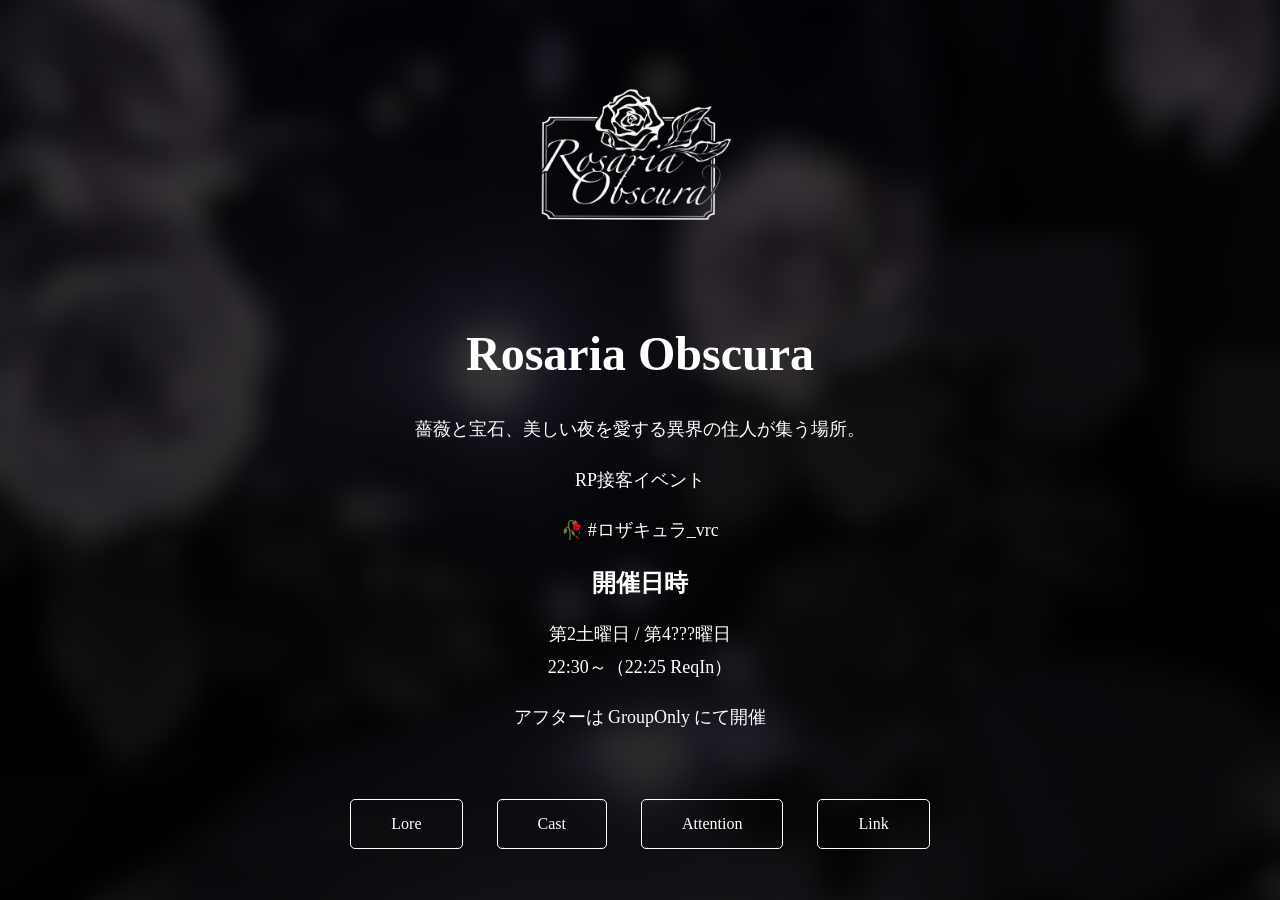
<file: index.html>
<!DOCTYPE html>
<html lang="ja">

<head>
    <meta charset="UTF-8">
    <title>Rosaria Obscura</title>

    <!-- CSSを読み込み -->
    <link rel="stylesheet" href="css/style.css">
</head>

<body>

    <header>
        <img src="images/logo.jpg" alt="Rosaria Obscura Logo">
    </header>


    <main>

        <h1>Rosaria Obscura</h1>

        <p>
            薔薇と宝石、美しい夜を愛する異界の住人が集う場所。
        </p>

        <p>
            RP接客イベント
        </p>

        <p>
            🥀 #ロザキュラ_vrc
        </p>


        <section>

            <h2>開催日時</h2>

            <p>
                第2土曜日 / 第4???曜日<br>
                22:30～（22:25 ReqIn）
            </p>

            <p>
                アフターは GroupOnly にて開催
            </p>

        </section>


        <nav>

            <a href="lore.html">
                Lore
            </a>

            <a href="cast.html">
                Cast
            </a>

            <a href="attention.html">
                Attention
            </a>

            <a href="link.html">
                Link
            </a>
        </nav>


    </main>


</body>

</html>
</file>
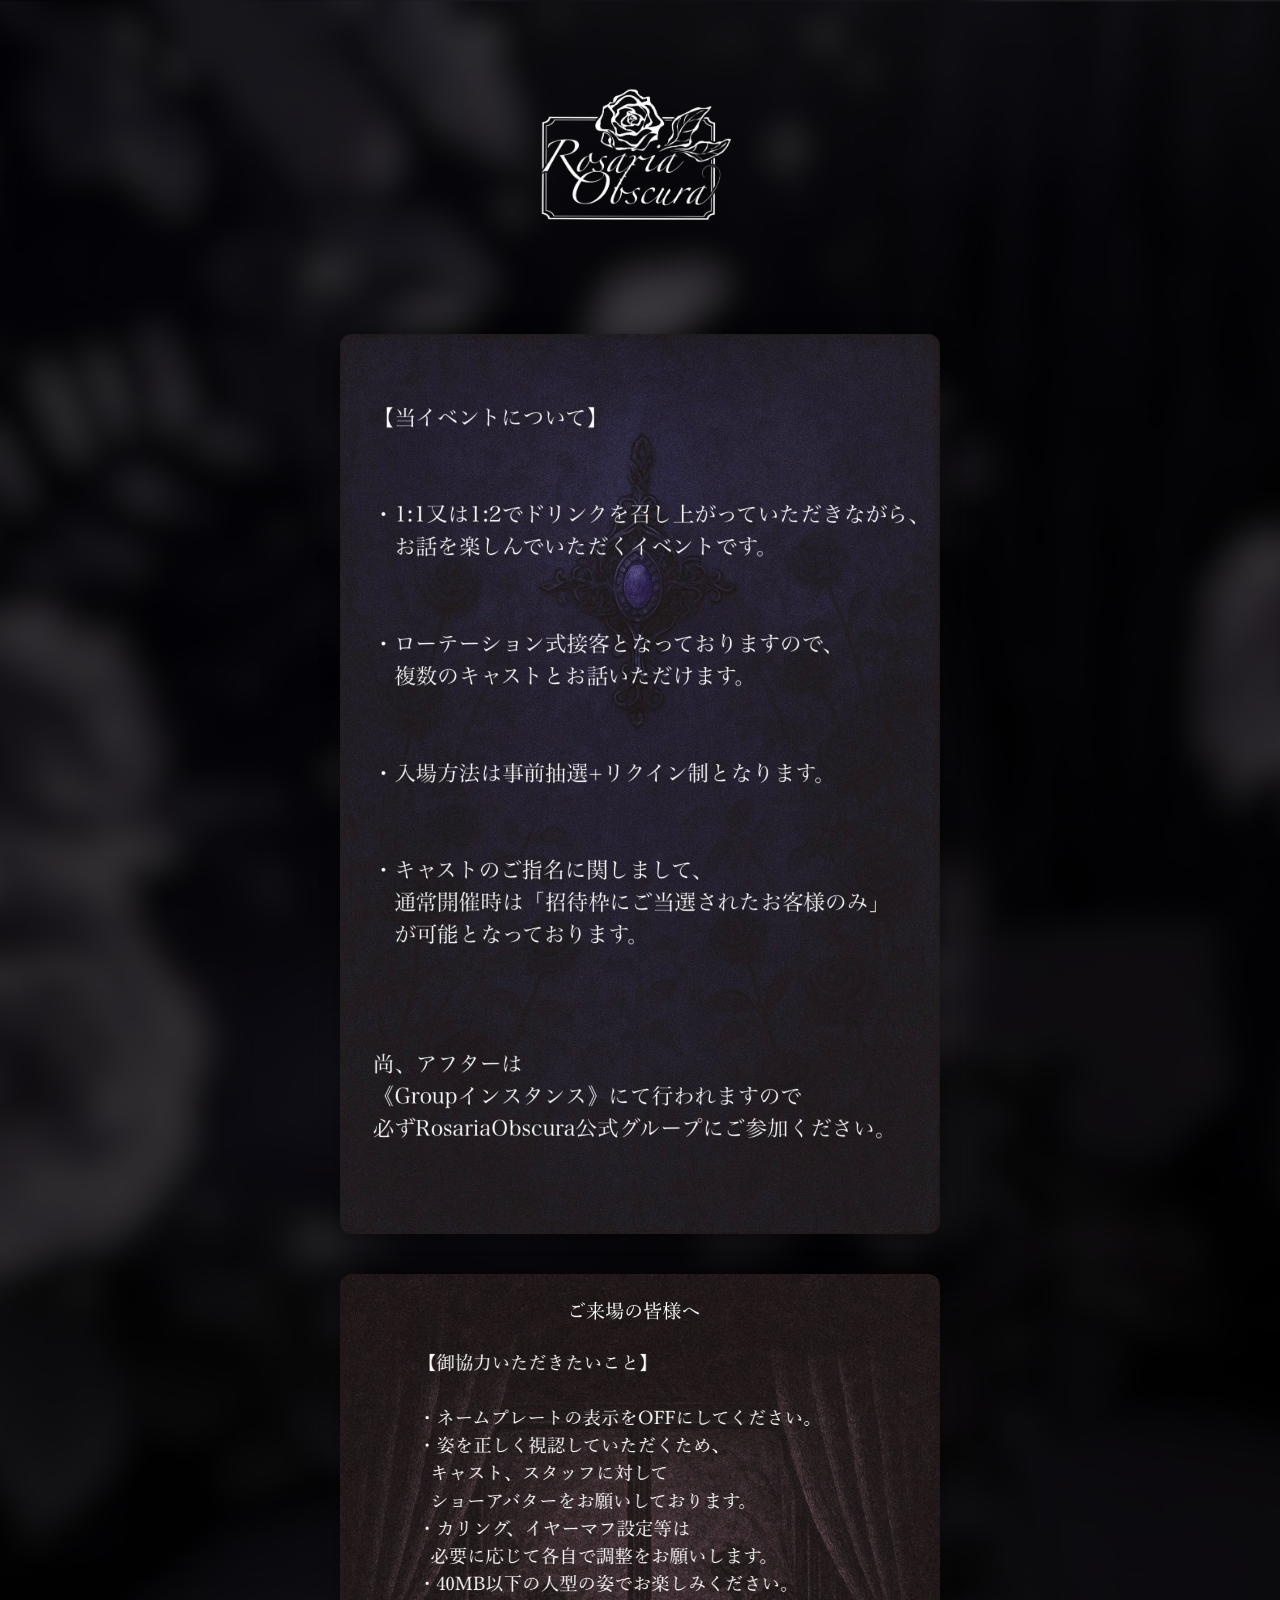
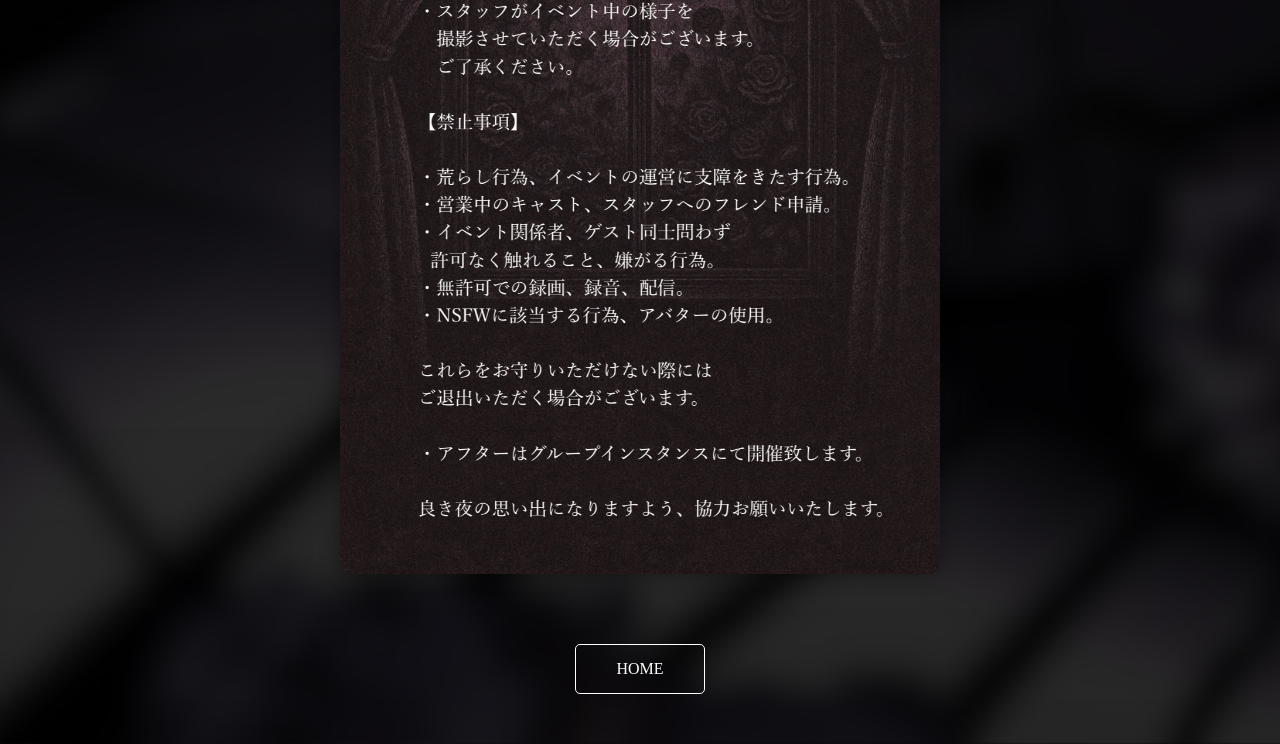
<file: attention.html>
<!DOCTYPE html>
<html lang="ja">

<head>
    <meta charset="UTF-8">
    <meta name="viewport" content="width=device-width, initial-scale=1.0">
    <title>ATTENTION - Rosaria Obscura</title>
    <link rel="stylesheet" href="css/style.css">
</head>

<body>

<header>

    <a href="index.html">
        <img src="images/logo.jpg" alt="Rosaria Obscura Logo">
    </a>


</header>

<main class="lore-page">

    <img src="images/Attention1.jpg" alt="attention 1" class="lore-image">

    <img src="images/Attention2.jpg" alt="attention 2" class="lore-image">

</main>

<nav class="bottom-nav">
    <a href="index.html">HOME</a>
</nav>

</body>

</html>
</file>
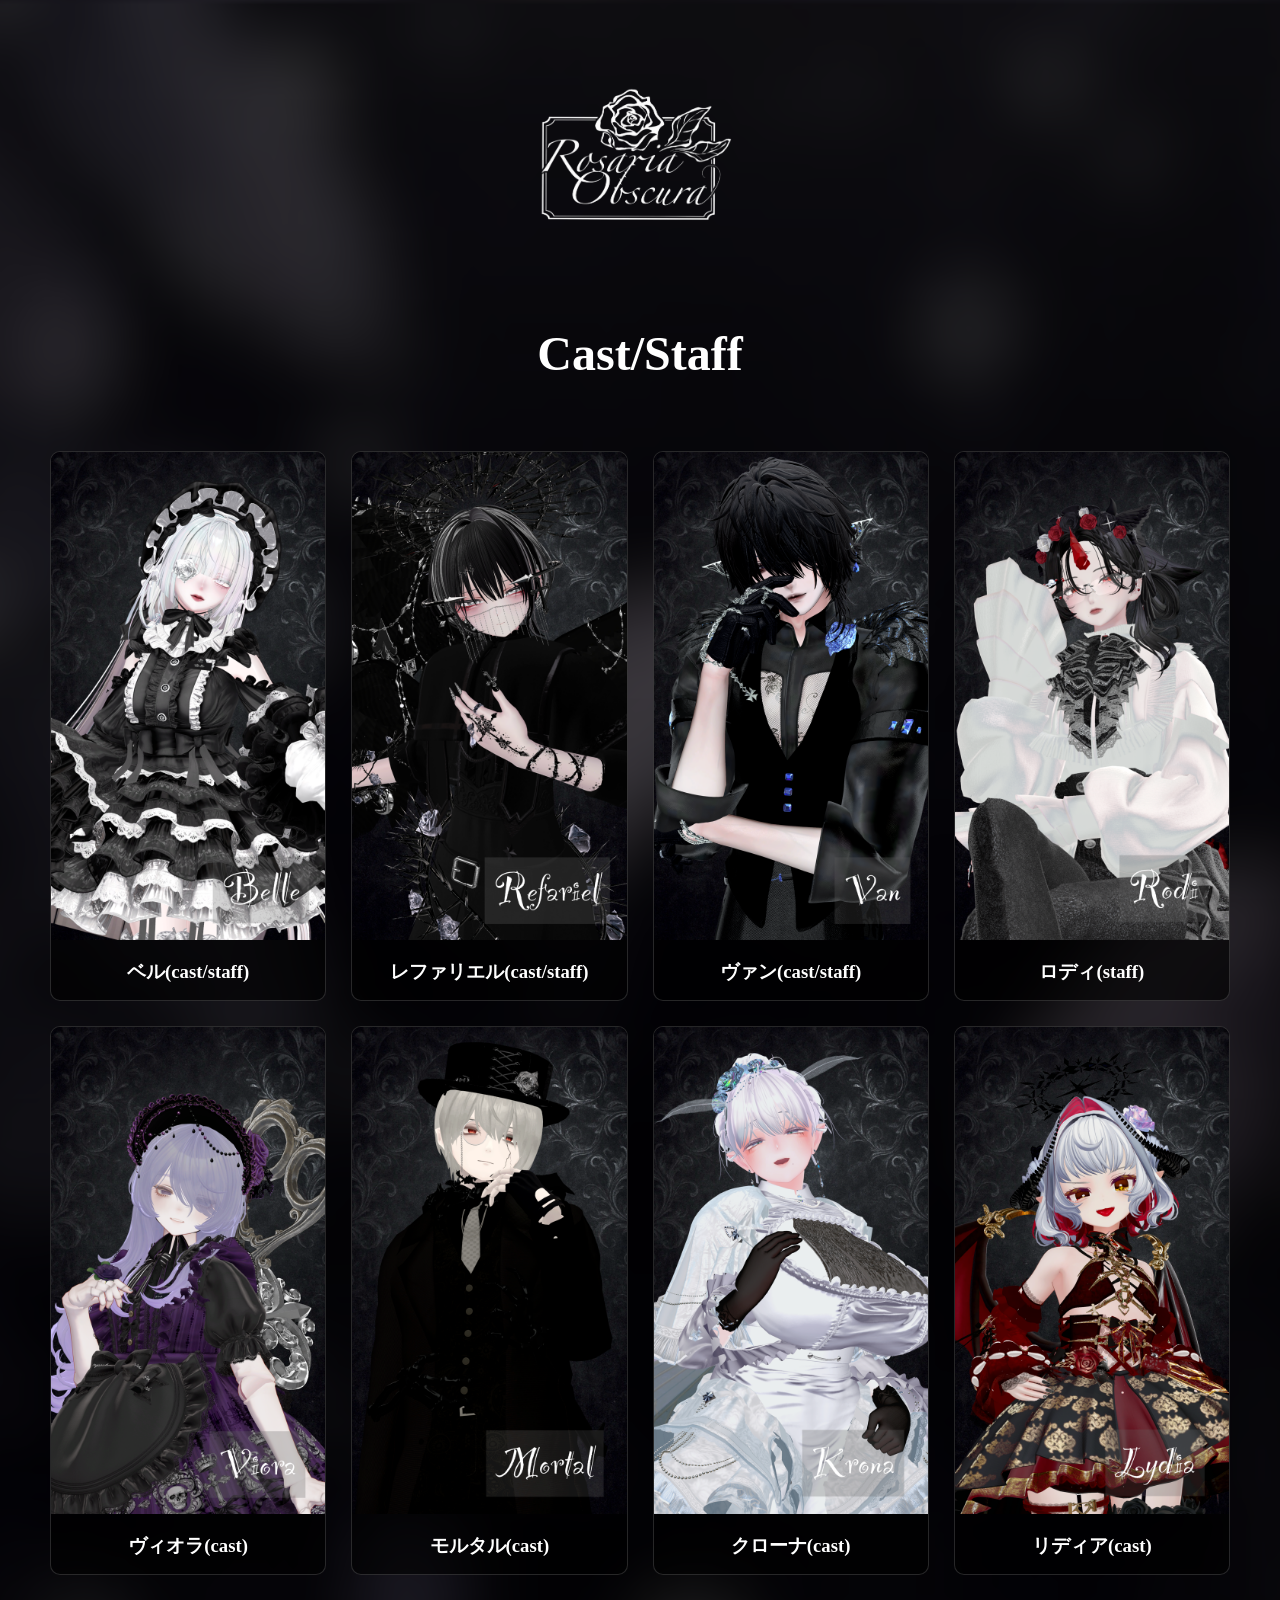
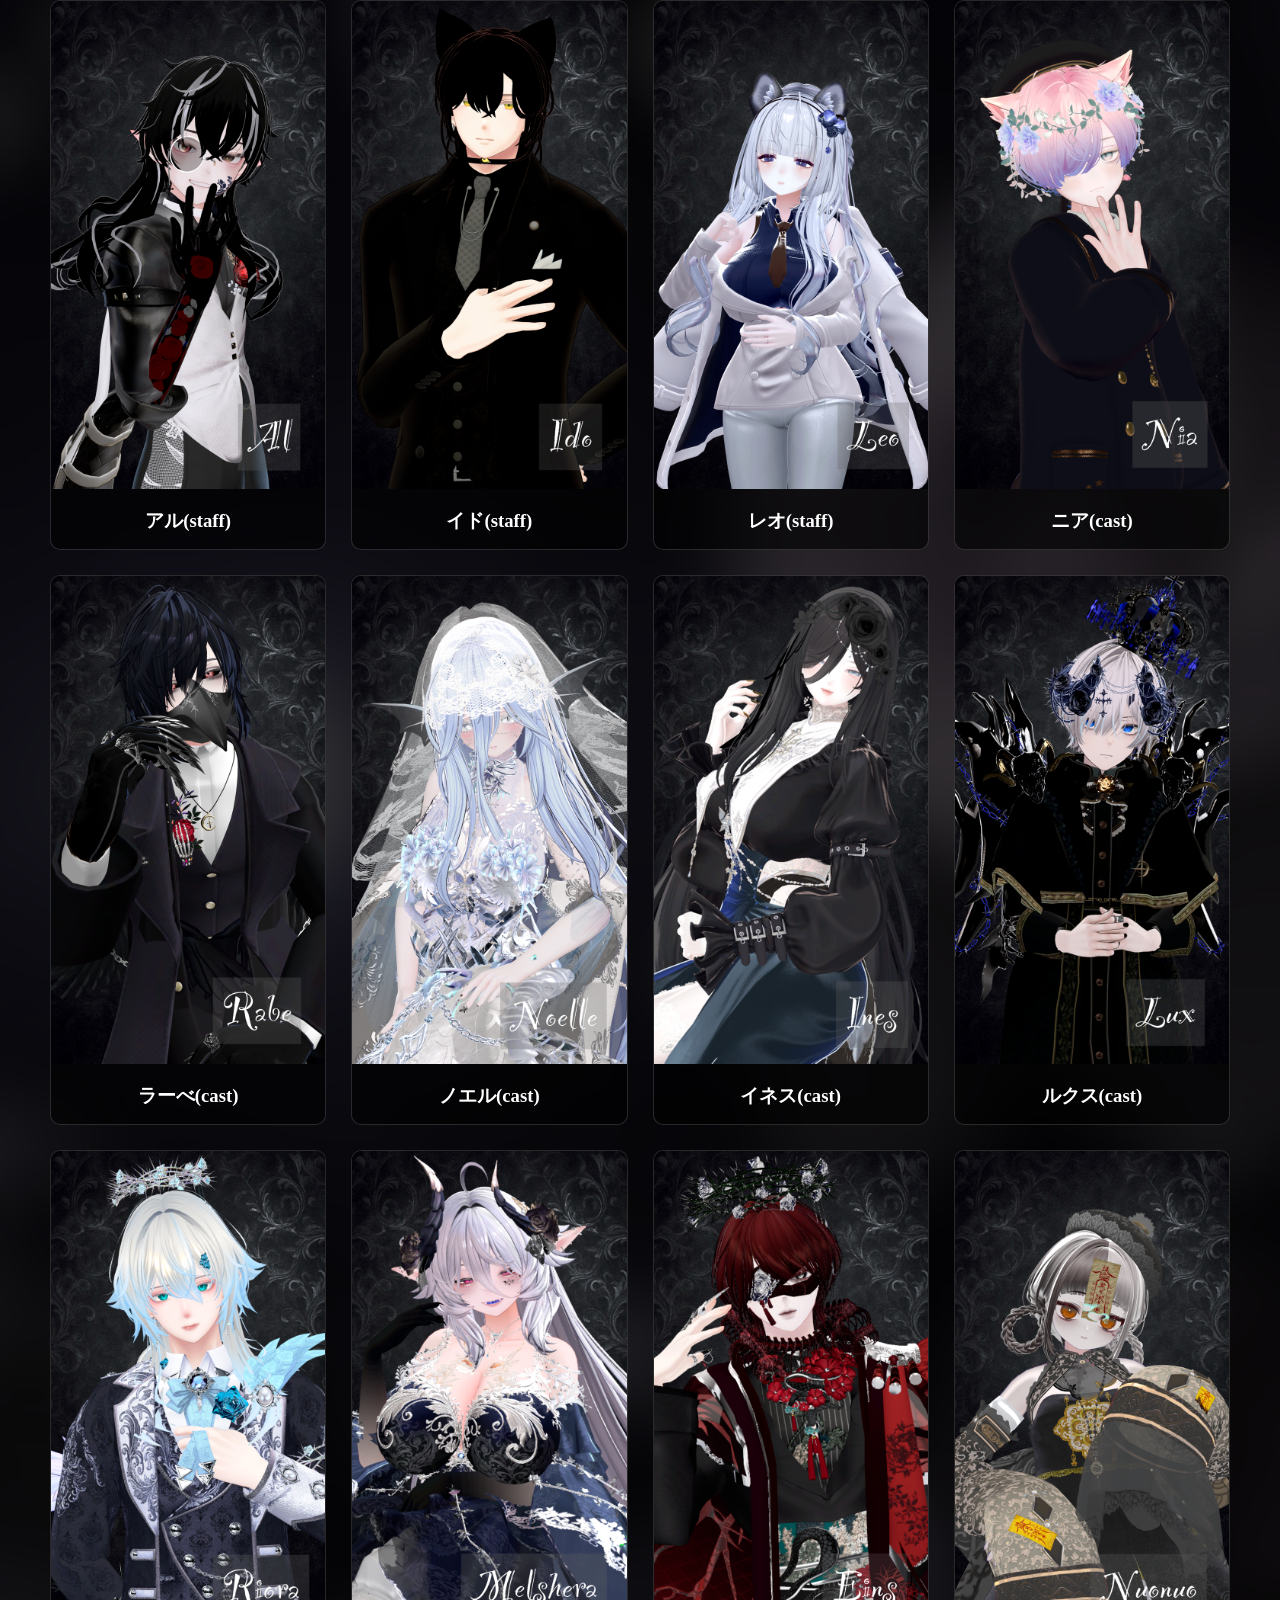
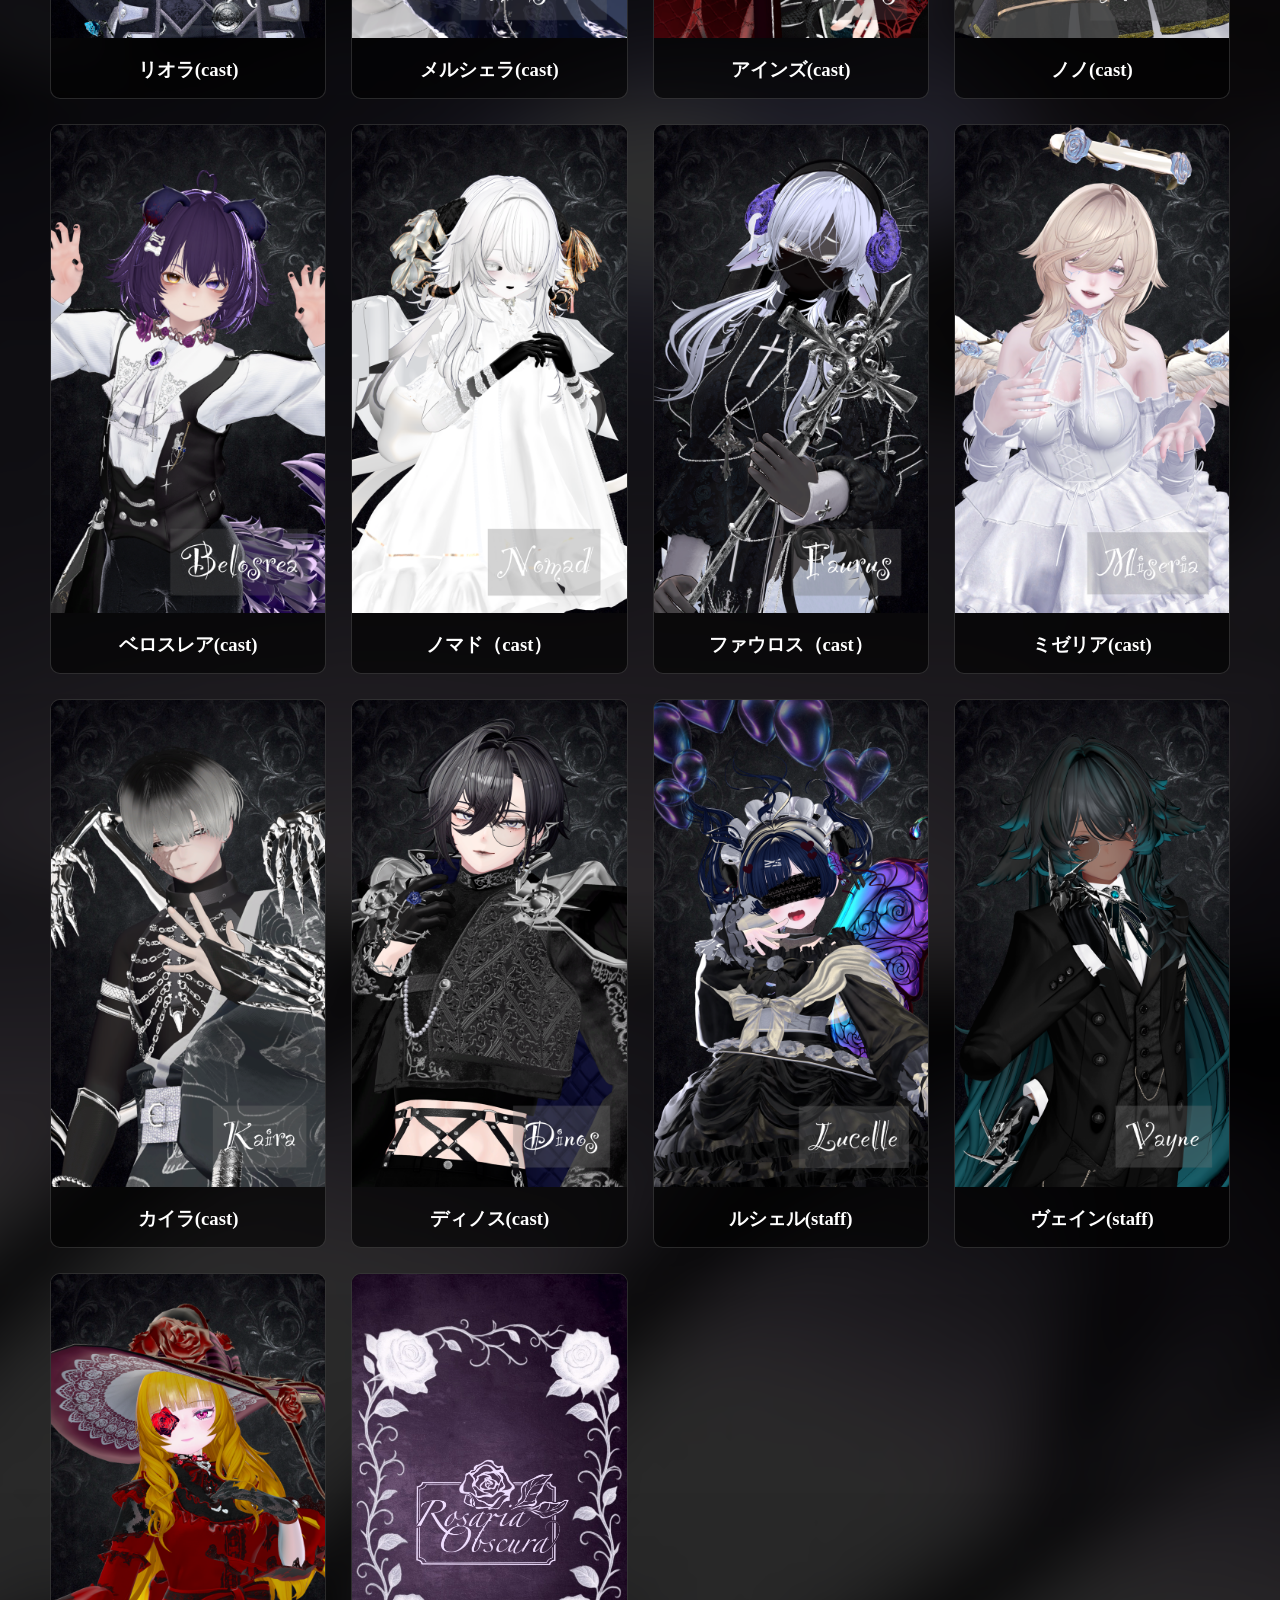
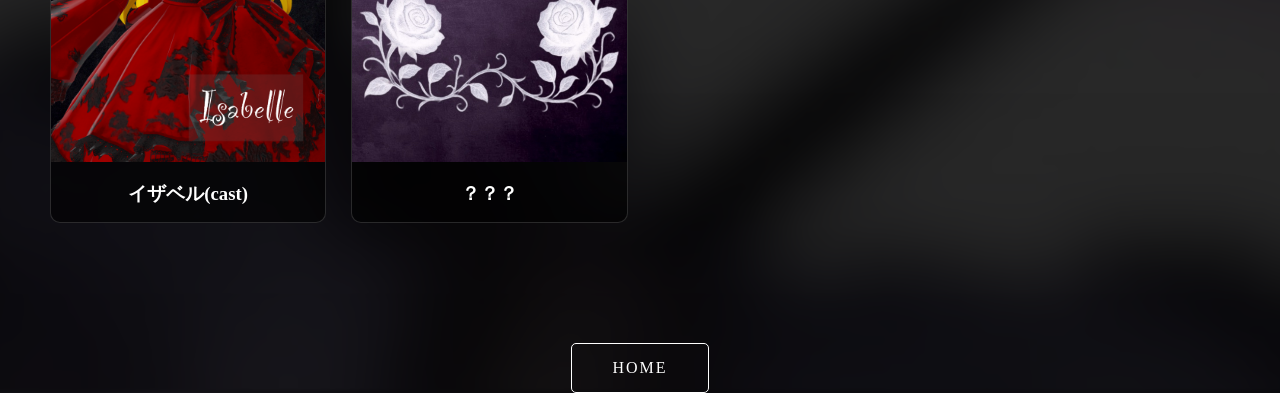
<file: cast.html>
<!DOCTYPE html>
<html lang="ja">

<head>
    <meta charset="UTF-8">
    <title>Cast/Staff - Rosaria Obscura</title>
    <link rel="stylesheet" href="css/style.css">
</head>

<body>

<header>
    <a href="index.html">
        <img src="images/logo.jpg" alt="Logo">
    </a>
</header>

<main>

    <h1>Cast/Staff</h1>

    <div id="cast-grid" class="cast-grid"></div>

</main>

<div id="character-modal" class="modal">

    <div class="modal-content">

        <span class="close-btn" onclick="closeCharacter()">
            ×
        </span>

        <img id="modal-image">

        <h2 id="modal-name"></h2>

        <p id="modal-description"></p>

    </div>

</div>

<script src="js/cast.js"></script>

</body>

</html>
<nav class="top-nav">
    <a href="index.html">HOME</a>
</nav>
</file>
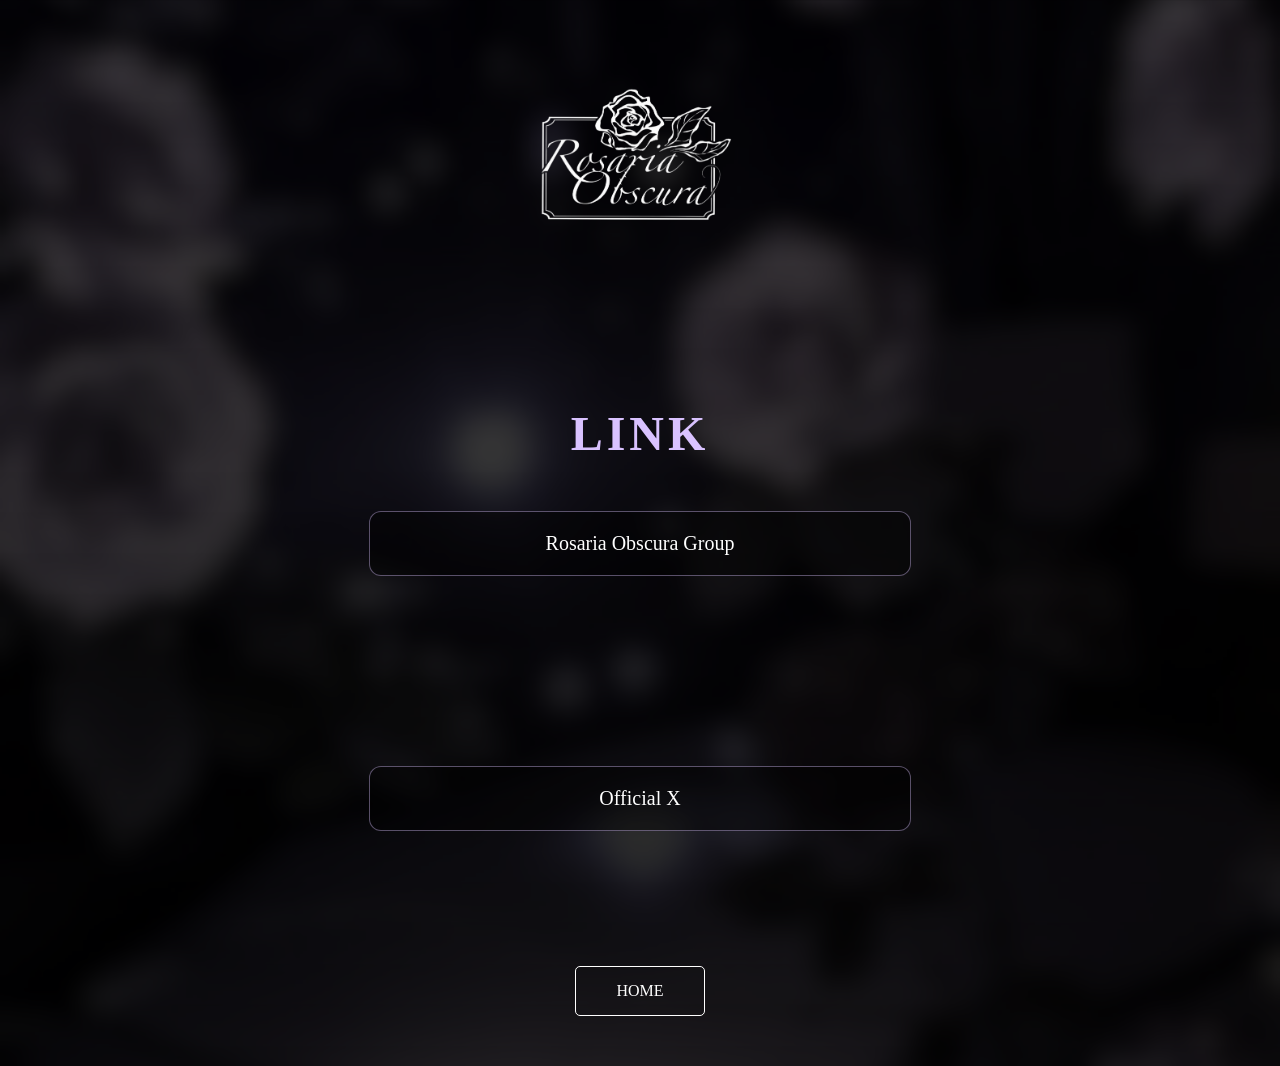
<file: Link.html>
<!DOCTYPE html>
<html lang="ja">

<head>
    <meta charset="UTF-8">
    <meta name="viewport" content="width=device-width, initial-scale=1.0">
    <title>LINK - Rosaria Obscura</title>
    <link rel="stylesheet" href="css/style.css">
</head>

<body>

<header>

    <a href="index.html">
        <img src="images/logo.jpg" alt="Rosaria Obscura Logo">
    </a>


</header>

<main class="link-page">

    <h1>LINK</h1>

    <a class="link-button"
       href="https://vrchat.com/home/group/grp_65cfe9e3-a0d5-49a1-8401-43aeb04573c2"
       target="_blank">

        Rosaria Obscura Group

    </a>

</main>
<main class="link-page">

    <a class="link-button"
       href="https://x.com/rosariaobscura?s=11&t=yzfEYQRaaumEi7DEjOkxzw
       target="_blank">

        Official X

    </a>

</main>

<nav class="bottom-nav">
    <a href="index.html">HOME</a>
</nav>

</body>

</html>
</file>
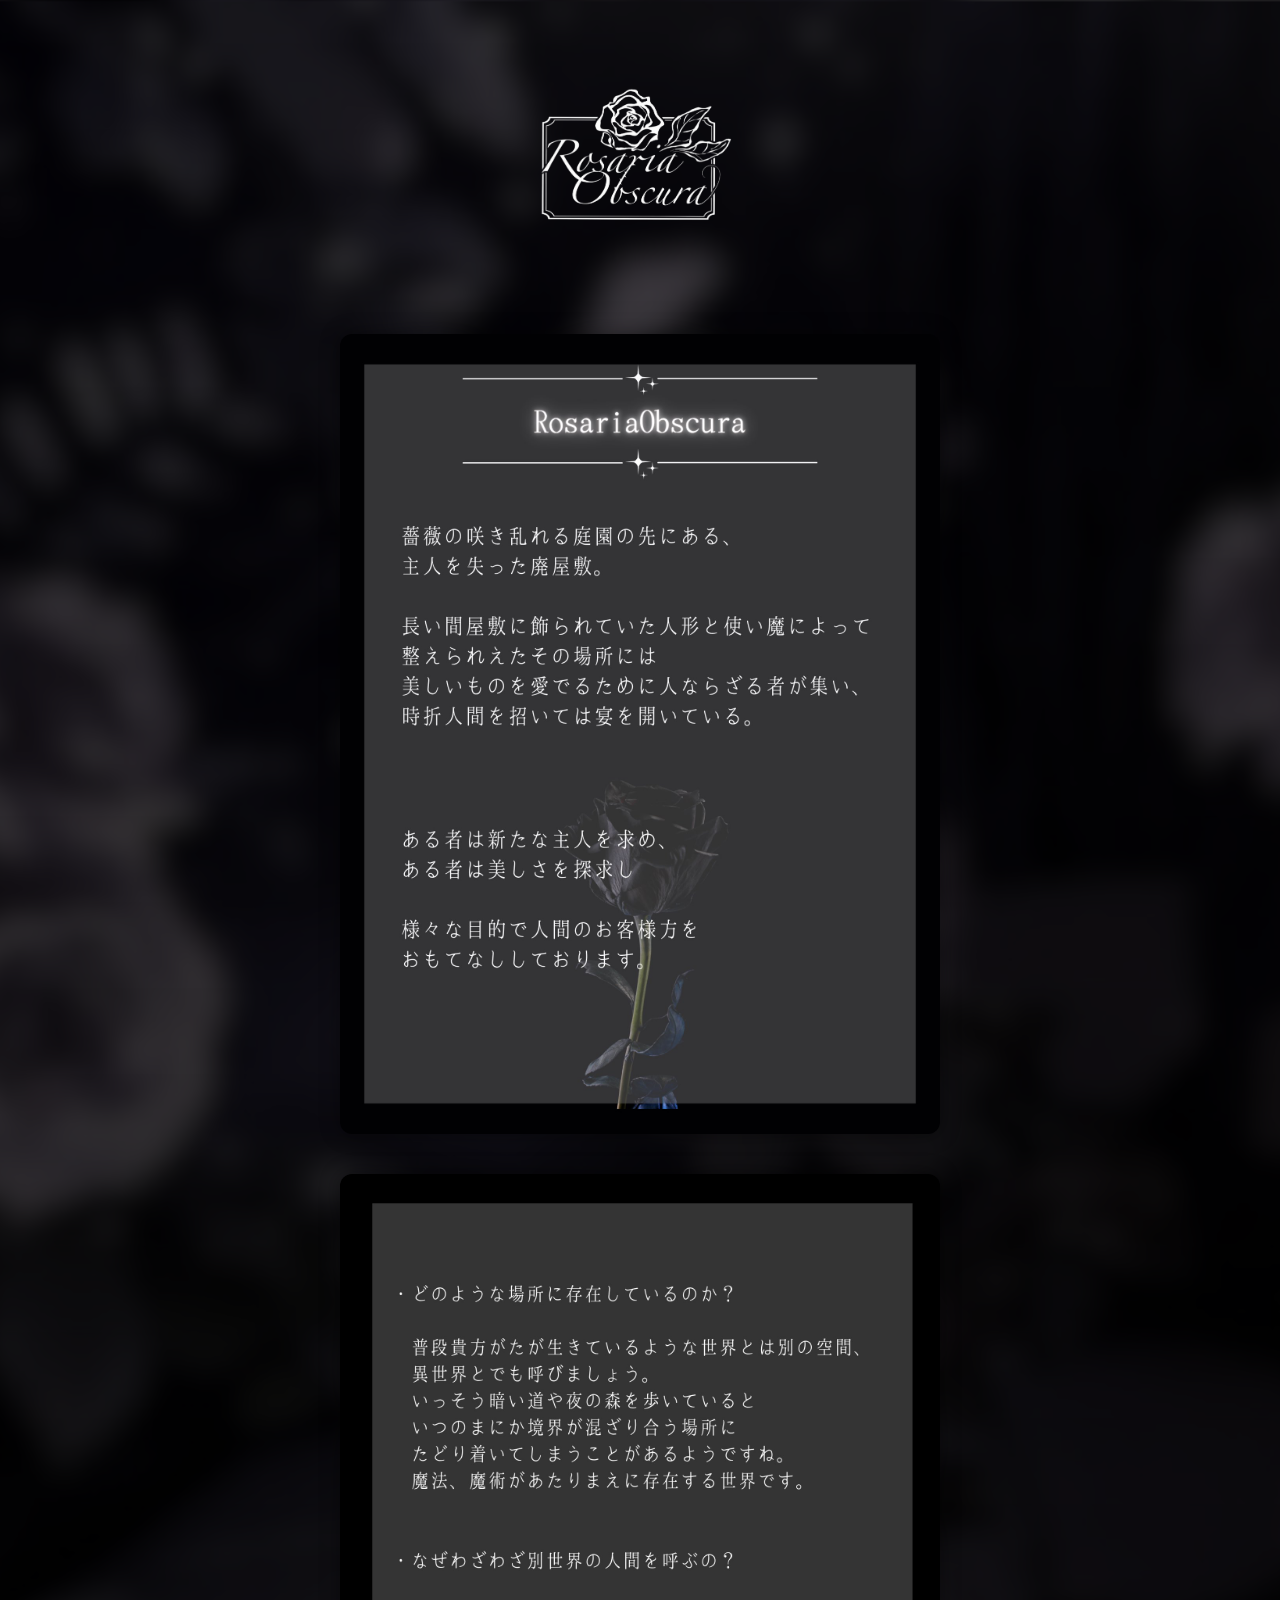
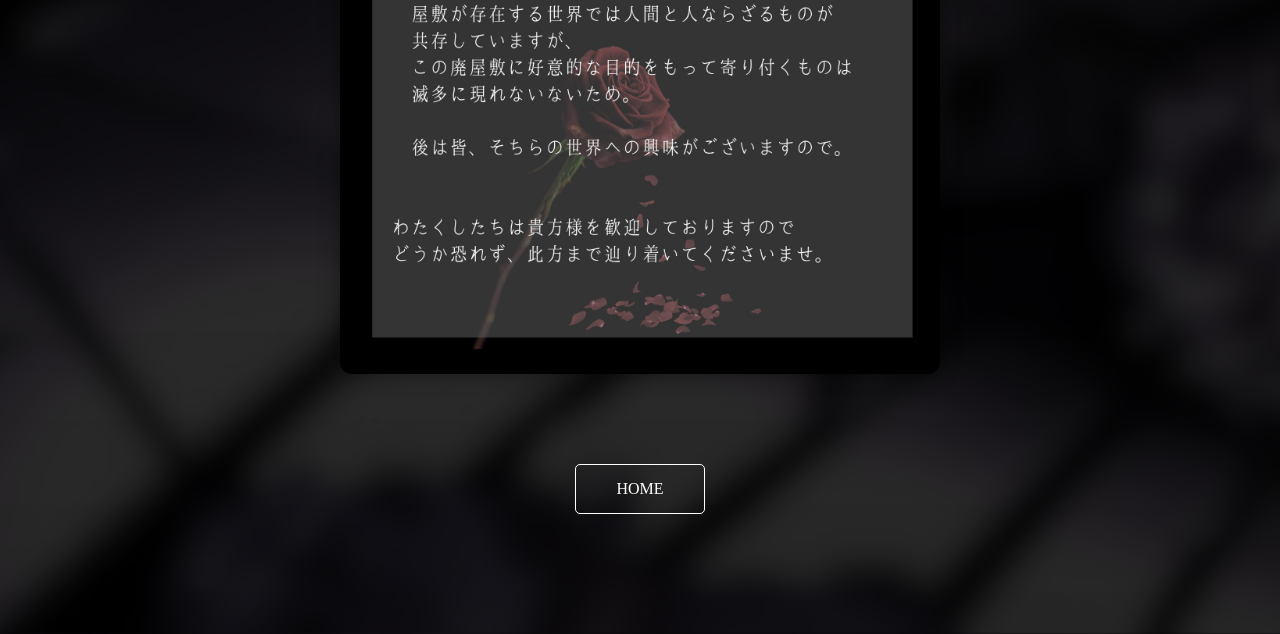
<file: Lore.html>
<!DOCTYPE html>
<html lang="ja">

<head>
    <meta charset="UTF-8">
    <meta name="viewport" content="width=device-width, initial-scale=1.0">
    <title>LORE - Rosaria Obscura</title>
    <link rel="stylesheet" href="css/style.css">
</head>

<body>

<header>

    <a href="index.html">
        <img src="images/logo.jpg" alt="Rosaria Obscura Logo">
    </a>



</header>

<main class="lore-page">

    <img src="images/lore1.jpg" alt="lore 1" class="lore-image">

    <img src="images/lore2.jpg" alt="lore 2" class="lore-image">
<nav class="bottom-nav">
    <a href="index.html">HOME</a>
</nav>
</main>

</body>

</html>
</file>
<file: css/style.css>
body {
    margin: 0;
    min-height: 100vh;

    background-image:
    linear-gradient(
        rgba(0,0,0,0.75),
        rgba(0,0,0,0.85)
    ),
    url("../images/background.jpg");

    background-size: cover;
    background-position: center;

    color: white;

    font-family: serif;

    text-align: center;
}


header {
    padding-top: 50px;
}


header img {

    width: 320px;
    max-width: 80%;

}


main {

    padding: 30px;

}


h1 {

    font-size: 48px;

}


p {

    font-size: 18px;

    line-height: 1.8;

}


nav {

    margin-top: 50px;

}


nav a {

    display: inline-block;

    margin: 15px;

    padding: 15px 40px;

    color: white;

    text-decoration: none;

    border: 1px solid white;

    border-radius: 5px;

}


nav a:hover {

    background: #5a2a82;

}
.cast-grid {

    display: grid;

    grid-template-columns: repeat(auto-fit, minmax(220px, 1fr));

    gap: 25px;

    max-width: 1400px;

    margin: 50px auto;

    padding: 20px;
}


.cast-card {

    background: rgba(0,0,0,0.6);

    border: 1px solid rgba(255,255,255,0.15);

    border-radius: 10px;

    overflow: hidden;

    cursor: pointer;

    transition: 0.3s;
}


.cast-card:hover {

    transform: translateY(-5px);

    box-shadow: 0 0 20px rgba(90,42,130,0.8);

}


.cast-card img {

    width: 100%;

    aspect-ratio: 9 / 16;

    object-fit: cover;

}


.cast-card h3 {

    margin: 15px 0;

}


.modal {

    display: none;

    position: fixed;

    inset: 0;

    background: rgba(0,0,0,0.85);

    justify-content: center;

    align-items: center;

    z-index: 999;
}


.modal-content {

    width: 90%;

    max-width: 700px;

    background: #111;

    border: 1px solid #5a2a82;

    border-radius: 12px;

    padding: 30px;

    text-align: center;

}


.modal-content img {

    width: 90%;

    max-height: 600px;

    object-fit: contain;

}


.close-btn {

    float: right;

    font-size: 30px;

    cursor: pointer;

}
.top-nav {

    margin-top: 20px;
    text-align: center;

}

.top-nav a {

    color: white;
    text-decoration: none;

    margin: 0 15px;

    letter-spacing: 2px;

    transition: 0.3s;

}

.top-nav a:hover {

    color: #c9a0ff;

}
.lore-page {

    max-width: 1200px;

    margin: 50px auto;

    padding: 20px;

    display: flex;

    flex-direction: column;

    gap: 40px;

}

.lore-image {

    width: 50%;
    display: block;
    margin: 0 auto;

    border-radius: 12px;

    box-shadow: 0 0 20px rgba(0,0,0,0.4);

}
.bottom-nav {

    margin: 50px 0;

    text-align: center;

}

.bottom-nav a {

    color: white;

    text-decoration: none;

    margin: 0 15px;

}
.link-page {

    max-width: 1000px;

    margin: 80px auto;

    text-align: center;

}

.link-page h1 {

    margin-bottom: 50px;

    color: #d9c2ff;

    letter-spacing: 4px;

}

.link-button {

    display: block;

    max-width: 500px;

    margin: 25px auto;

    padding: 20px;

    color: white;

    text-decoration: none;

    font-size: 20px;

    border: 1px solid rgba(217,194,255,0.4);

    border-radius: 12px;

    background: rgba(0,0,0,0.45);

    transition: 0.3s;

}

.link-button:hover {

    transform: translateY(-3px);

    box-shadow: 0 0 20px rgba(138,99,199,0.8);

    border-color: #d9c2ff;

}
</file>
